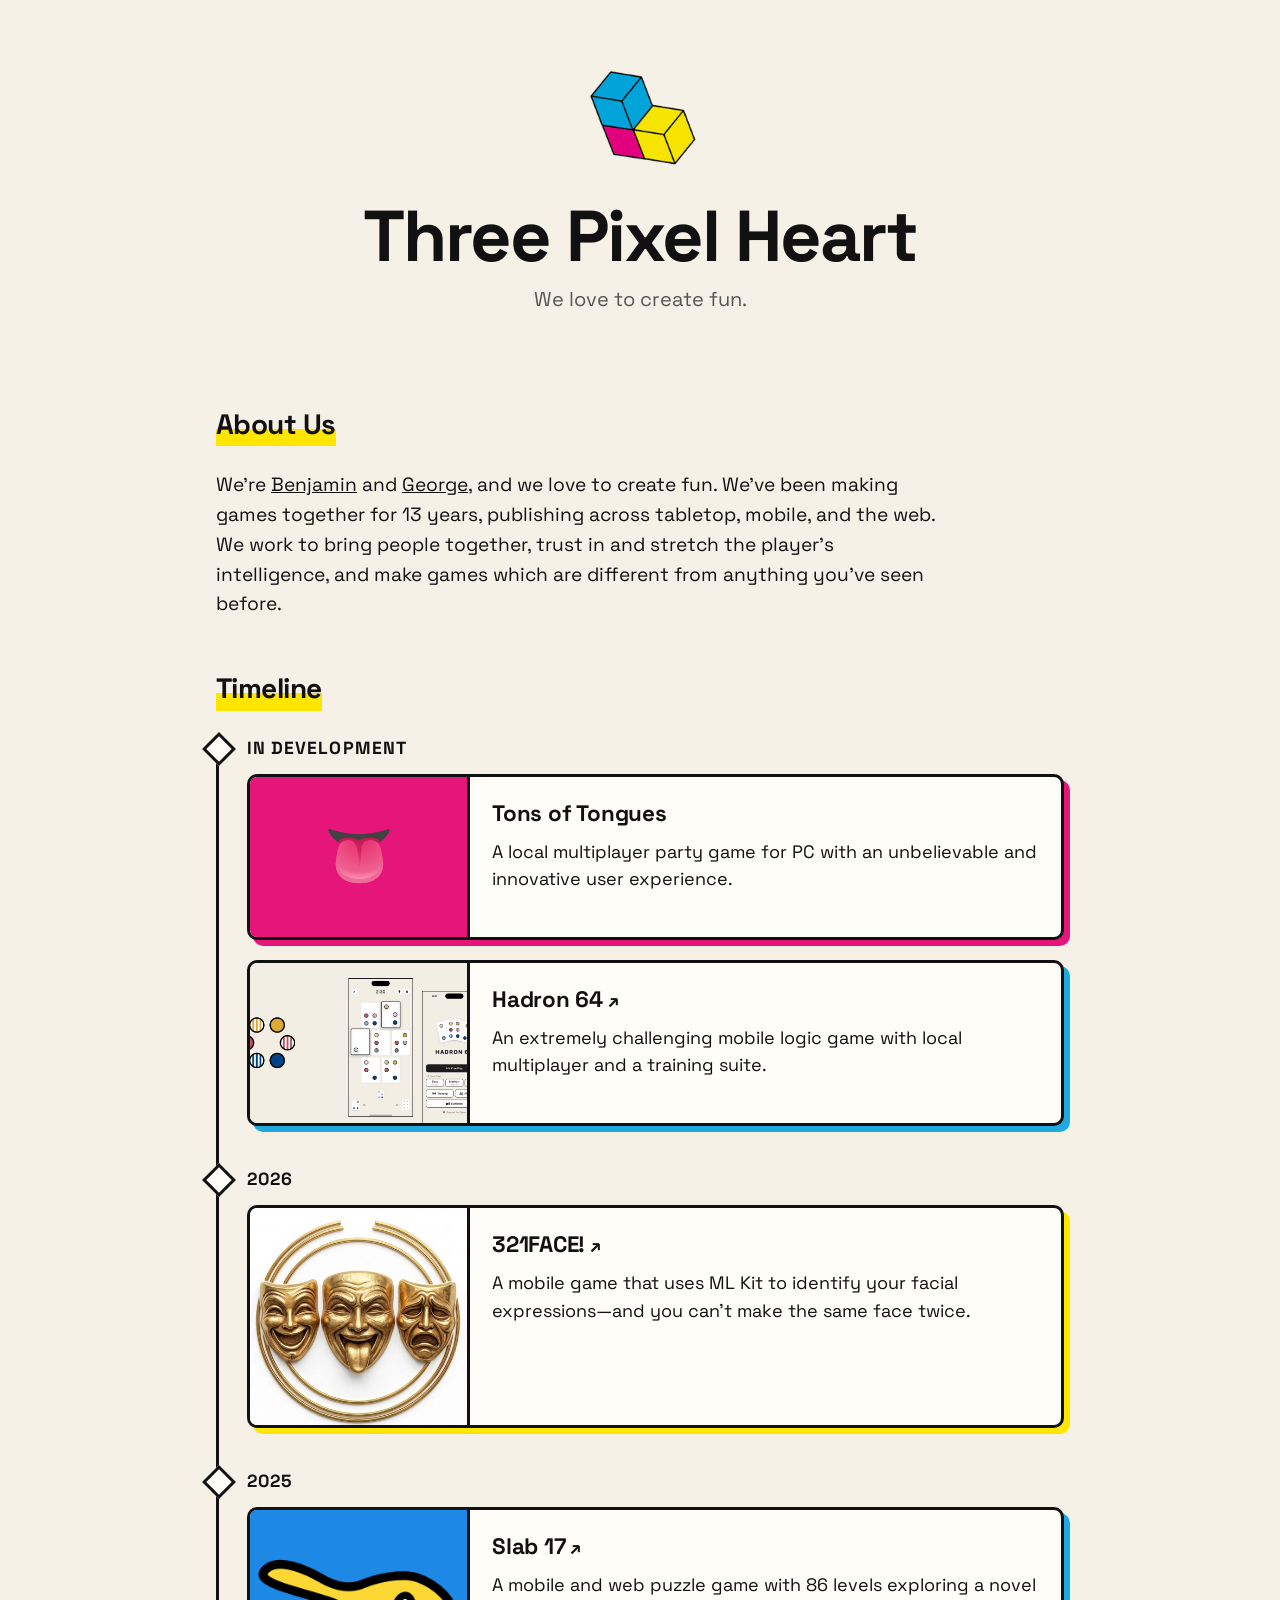
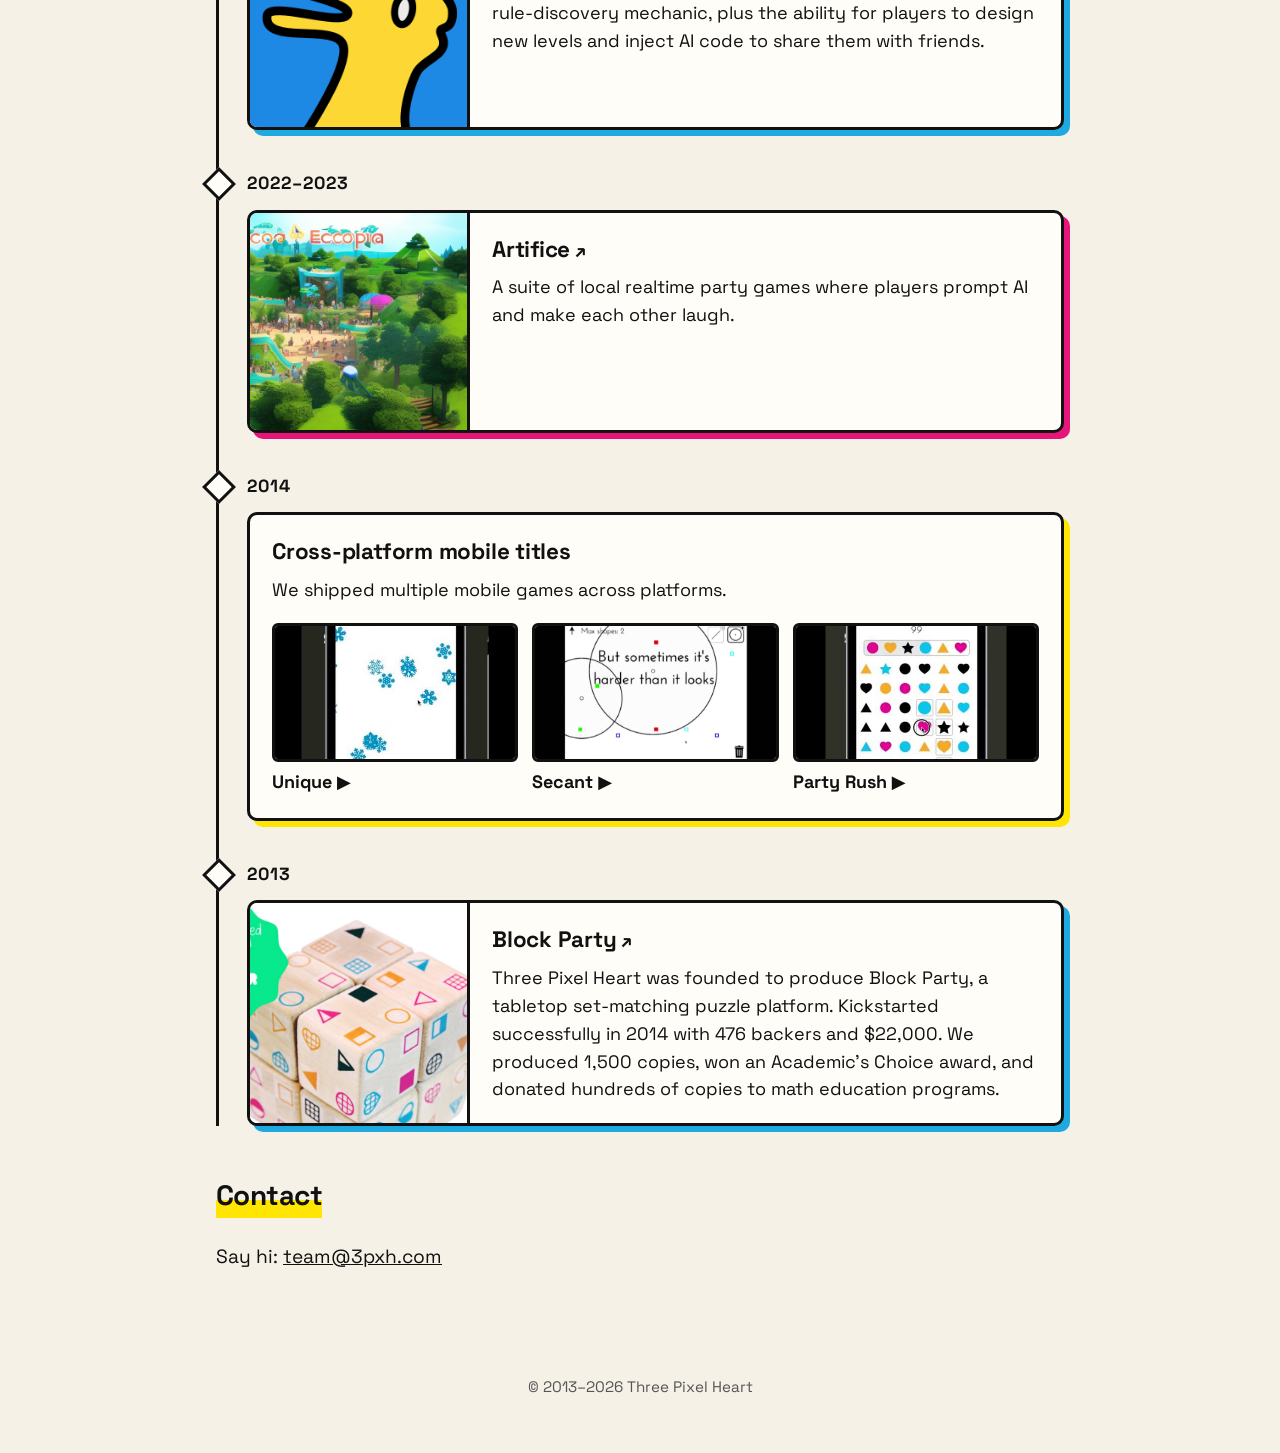
<file: index.html>
<!doctype html>
<html lang="en">
<head>
  <meta charset="utf-8">
  <meta name="viewport" content="width=device-width, initial-scale=1">
  <title>Three Pixel Heart</title>
  <meta name="description" content="Three Pixel Heart is Benjamin and George. We've been making games together for 13 years across tabletop, mobile, and the web.">
  <meta property="og:title" content="Three Pixel Heart">
  <meta property="og:description" content="We love to create fun. Over a dozen titles shipped across tabletop, mobile, and the web.">
  <meta property="og:image" content="images/three-pixel-heart.png">
  <link rel="icon" type="image/png" href="images/three-pixel-heart.png">
  <link rel="preconnect" href="https://fonts.googleapis.com">
  <link rel="preconnect" href="https://fonts.gstatic.com" crossorigin>
  <link href="https://fonts.googleapis.com/css2?family=Space+Grotesk:wght@400;500;700&display=swap" rel="stylesheet">
  <link rel="stylesheet" href="styles.css">
</head>
<body>
  <header class="hero">
    <img class="logo" src="images/three-pixel-heart.png" alt="Three Pixel Heart logo: three stacked cubes in cyan, magenta, and yellow" width="160" height="160">
    <h1>Three Pixel Heart</h1>
    <p class="tagline">We love to create fun.</p>
  </header>

  <main>
    <section class="about" aria-labelledby="about-heading">
      <h2 id="about-heading">About Us</h2>
      <p>
        We're <a href="benjamin.html">Benjamin</a> and <a href="george.html">George</a>, and we love to create fun. We've been making games together for
        13 years, publishing across tabletop, mobile, and the web. We work to
        bring people together, trust in and stretch the player's intelligence, and make games which
        are different from anything you've seen before.
      </p>
    </section>

    <section aria-labelledby="timeline-heading">
      <h2 id="timeline-heading">Timeline</h2>
      <ol class="timeline">

        <li class="era">
          <span class="year">In Development</span>
          <article class="card c-magenta">
            <div class="thumb placeholder tongues" aria-hidden="true"><span>👅</span></div>
            <div class="body">
              <h3>Tons of Tongues</h3>
              <p>A local multiplayer party game for PC with an unbelievable and innovative user experience.</p>
            </div>
          </article>
          <article class="card c-cyan">
            <a class="thumb" href="https://hadron64.com/">
              <img src="images/hadron64.png" alt="Hadron 64 card layout and title screen" loading="lazy">
            </a>
            <div class="body">
              <h3><a href="https://hadron64.com/">Hadron 64</a></h3>
              <p>An extremely challenging mobile logic game with local multiplayer and a training suite.</p>
            </div>
          </article>
        </li>

        <li class="era">
          <span class="year">2026</span>
          <article class="card c-yellow">
            <a class="thumb" href="https://play.google.com/store/apps/details?id=com.anonymous.x321FACE">
              <img src="images/321face-icon.jpg" alt="321FACE icon: three gold theater masks, laughing, sticking out a tongue, and crying" loading="lazy">
            </a>
            <div class="body">
              <h3><a href="https://play.google.com/store/apps/details?id=com.anonymous.x321FACE">321FACE!</a></h3>
              <p>A mobile game that uses ML Kit to identify your facial expressions&mdash;and you can't make the same face twice.</p>
            </div>
          </article>
        </li>

        <li class="era">
          <span class="year">2025</span>
          <article class="card c-cyan">
            <a class="thumb" href="https://slab17.com/">
              <img src="images/slab17-icon.png" alt="Slab 17 icon: a yellow rabbit on blue" loading="lazy">
            </a>
            <div class="body">
              <h3><a href="https://slab17.com/">Slab 17</a></h3>
              <p>A mobile and web puzzle game with 86 levels exploring a novel rule-discovery mechanic, plus the ability for players to design new levels and inject AI code to share them with friends.</p>
            </div>
          </article>
        </li>

        <li class="era">
          <span class="year">2022&ndash;2023</span>
          <article class="card c-magenta">
            <a class="thumb" href="https://artifice.games/">
              <img src="images/artifice.png" alt="An AI-generated theme park scene from Artifice" loading="lazy">
            </a>
            <div class="body">
              <h3><a href="https://artifice.games/">Artifice</a></h3>
              <p>A suite of local realtime party games where players prompt AI and make each other laugh.</p>
            </div>
          </article>
        </li>

        <li class="era">
          <span class="year">2014</span>
          <article class="card c-yellow wide">
            <div class="body">
              <h3>Cross-platform mobile titles</h3>
              <p>We shipped multiple mobile games across platforms.</p>
            </div>
            <ul class="trio">
              <li>
                <a href="https://www.youtube.com/watch?v=Vyv6iZcBUos">
                  <img src="images/unique.jpg" alt="Unique gameplay video thumbnail" loading="lazy">
                  <span>Unique ▶</span>
                </a>
              </li>
              <li>
                <a href="https://www.youtube.com/watch?v=YksqPObCE84">
                  <img src="images/secant.jpg" alt="Secant gameplay video thumbnail" loading="lazy">
                  <span>Secant ▶</span>
                </a>
              </li>
              <li>
                <a href="https://www.youtube.com/watch?v=xUVFbSzMLKg">
                  <img src="images/party-rush.jpg" alt="Party Rush gameplay video thumbnail" loading="lazy">
                  <span>Party Rush ▶</span>
                </a>
              </li>
            </ul>
          </article>
        </li>

        <li class="era">
          <span class="year">2013</span>
          <article class="card c-cyan">
            <a class="thumb" href="https://www.kickstarter.com/projects/404842642/block-party-mind-expanding-fun/">
              <img src="images/block-party.jpg" alt="Block Party tabletop game" loading="lazy">
            </a>
            <div class="body">
              <h3><a href="https://www.kickstarter.com/projects/404842642/block-party-mind-expanding-fun/">Block Party</a></h3>
              <p>Three Pixel Heart was founded to produce Block Party, a tabletop set-matching puzzle platform. Kickstarted successfully in 2014 with 476 backers and $22,000. We produced 1,500 copies, won an Academic's Choice award, and donated hundreds of copies to math education programs.</p>
            </div>
          </article>
        </li>

      </ol>
    </section>

    <section class="about" aria-labelledby="contact-heading">
      <h2 id="contact-heading">Contact</h2>
      <p>Say hi: <span id="email">(enable JavaScript to see our email)</span></p>
    </section>
  </main>

  <script>
    // Decode the address at runtime so it never appears in the HTML source.
    (function () {
      var addr = atob("dGVhbUAzcHhoLmNvbQ==");
      var a = document.createElement("a");
      a.href = "mailto:" + addr;
      a.textContent = addr;
      document.getElementById("email").replaceWith(a);
    })();
  </script>

  <footer>
    <p>&copy; 2013&ndash;2026 Three Pixel Heart</p>
  </footer>
</body>
</html>
</file>
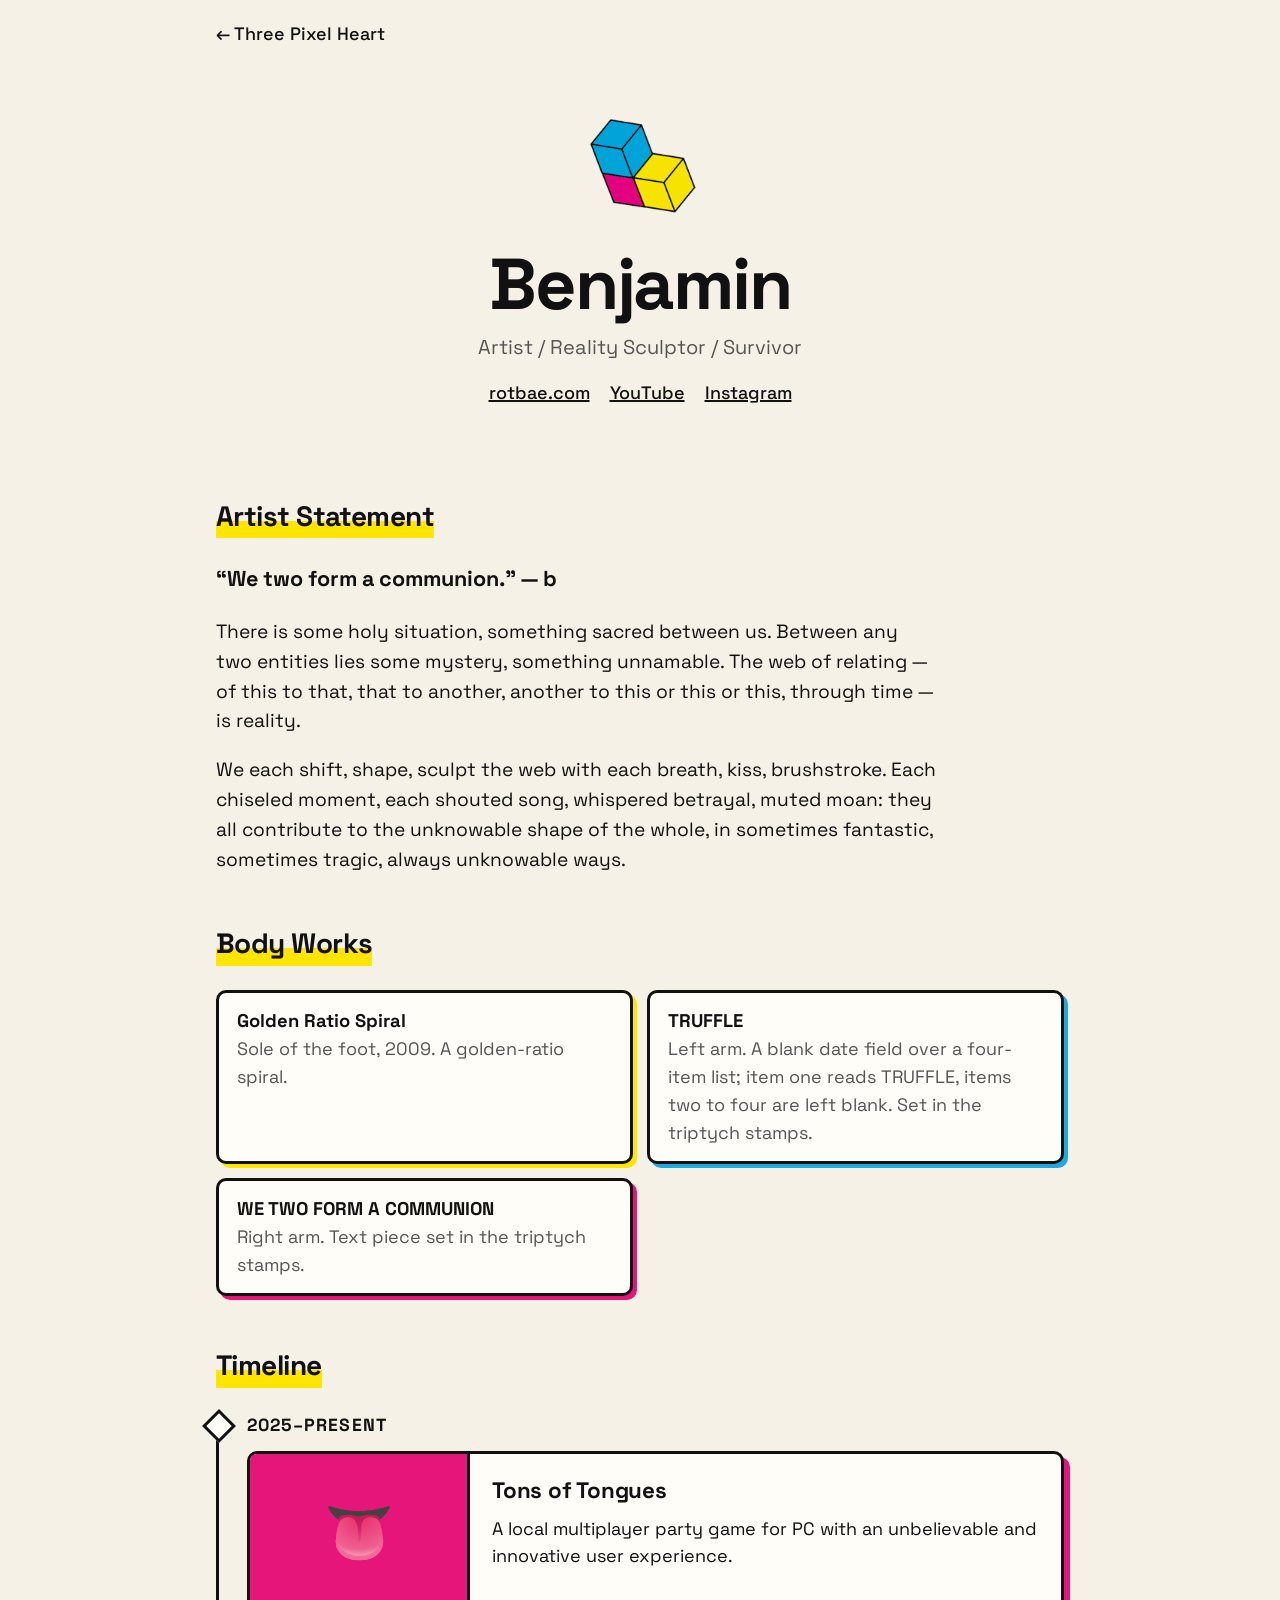
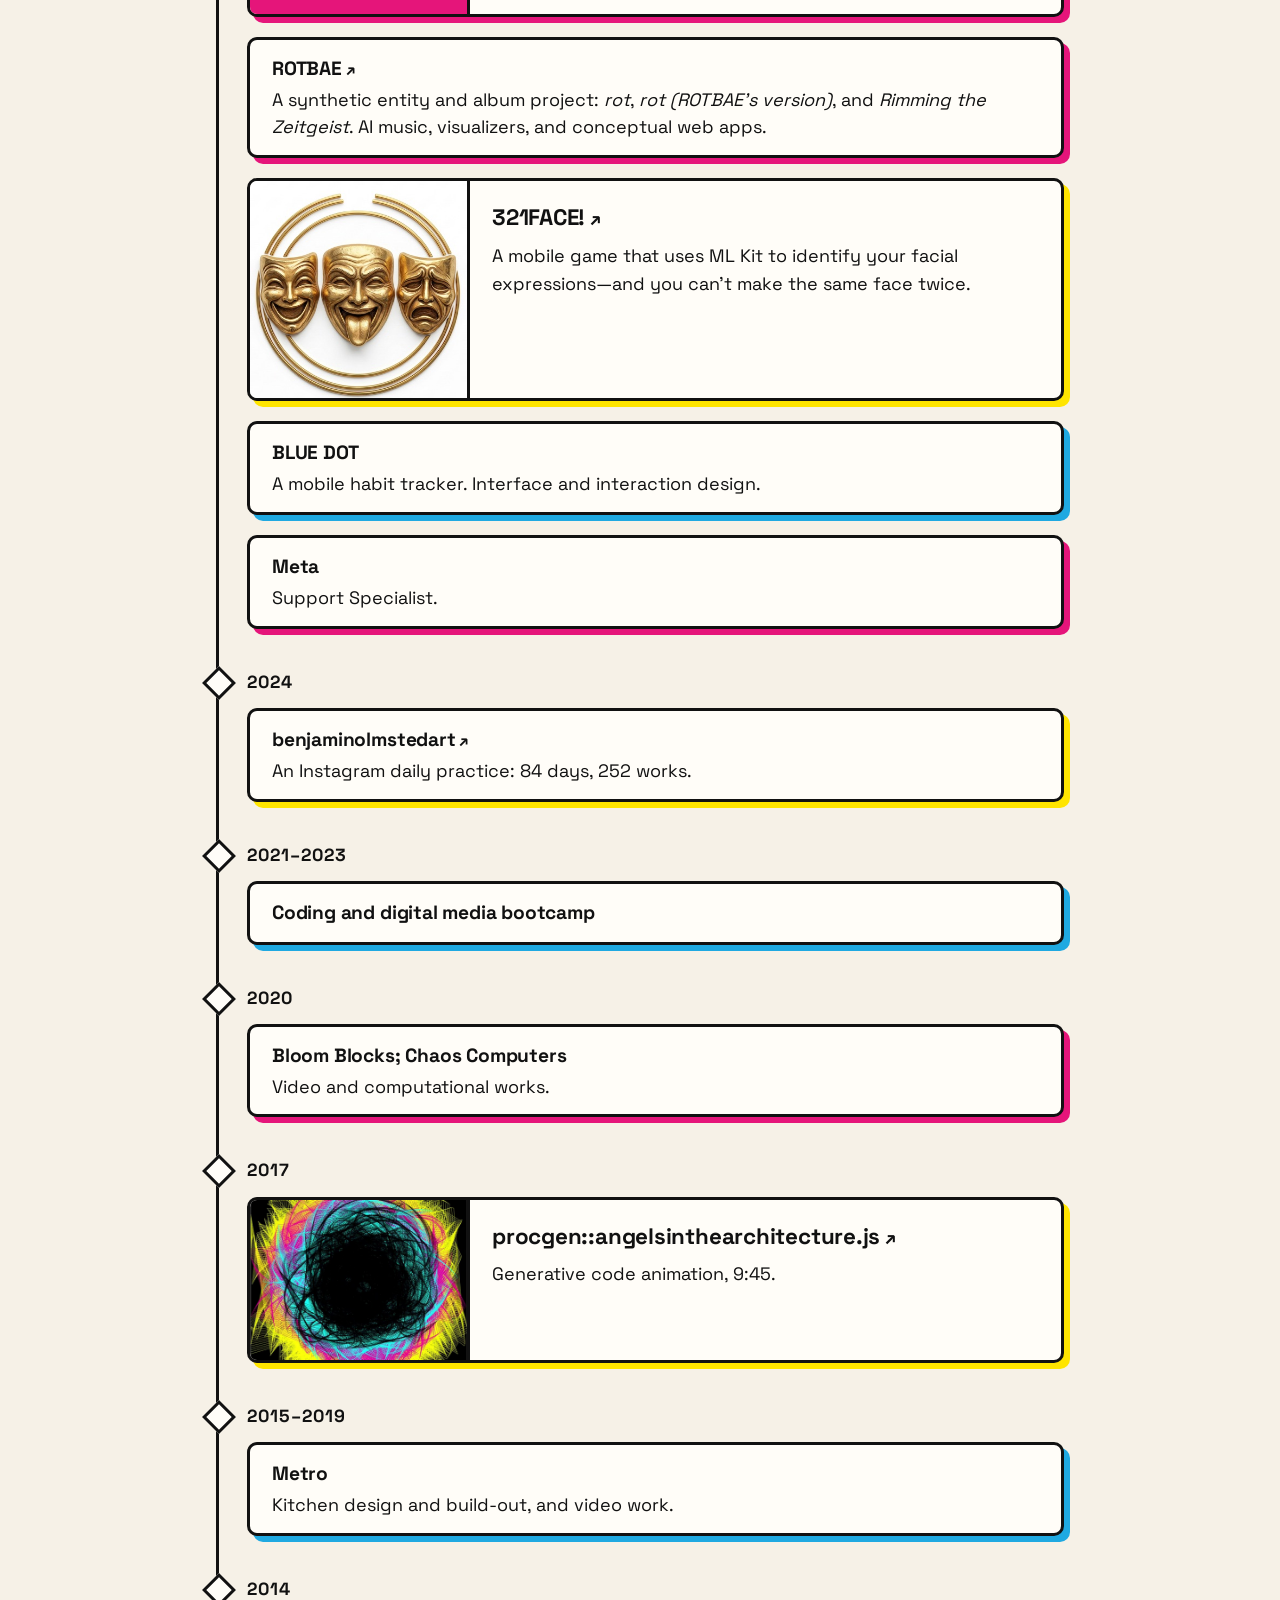
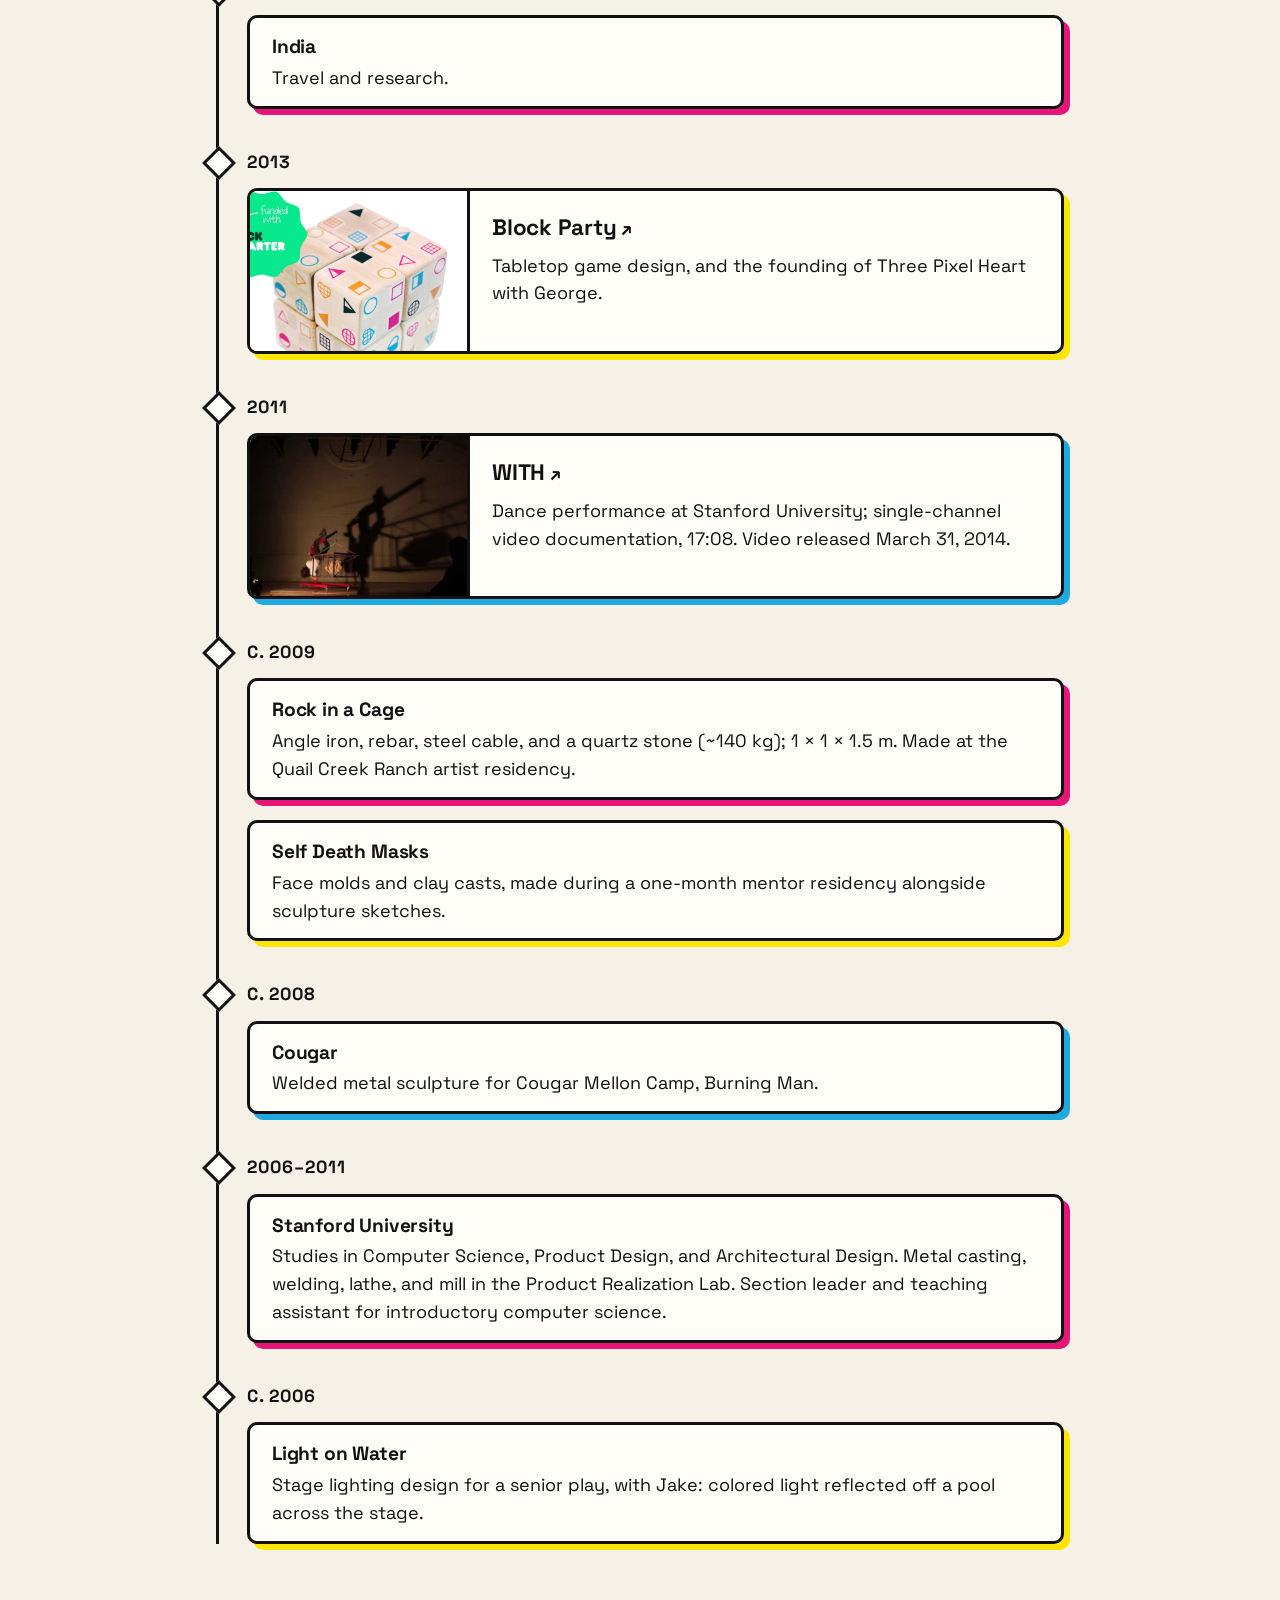
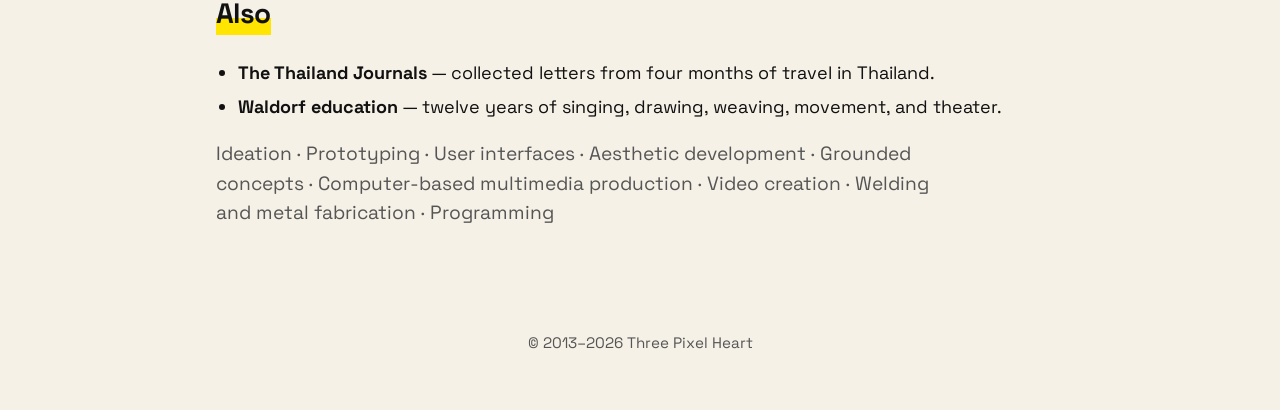
<file: benjamin.html>
<!doctype html>
<html lang="en">
<head>
  <meta charset="utf-8">
  <meta name="viewport" content="width=device-width, initial-scale=1">
  <title>Benjamin &middot; Three Pixel Heart</title>
  <meta name="description" content="Benjamin Olmsted: artist, reality sculptor, survivor.">
  <meta property="og:title" content="Benjamin &middot; Three Pixel Heart">
  <meta property="og:description" content="We two form a communion.">
  <meta property="og:image" content="images/three-pixel-heart.png">
  <link rel="icon" type="image/png" href="images/three-pixel-heart.png">
  <link rel="preconnect" href="https://fonts.googleapis.com">
  <link rel="preconnect" href="https://fonts.gstatic.com" crossorigin>
  <link href="https://fonts.googleapis.com/css2?family=Space+Grotesk:wght@400;500;700&display=swap" rel="stylesheet">
  <link rel="stylesheet" href="styles.css">
</head>
<body>
  <nav class="crumb"><a href="/">&larr; Three Pixel Heart</a></nav>

  <header class="hero">
    <a href="/"><img class="logo" src="images/three-pixel-heart.png" alt="Three Pixel Heart logo: three stacked cubes in cyan, magenta, and yellow" width="160" height="160"></a>
    <h1>Benjamin</h1>
    <p class="tagline">Artist / Reality Sculptor / Survivor</p>
    <p class="links">
      <a href="https://rotbae.com/">rotbae.com</a>
      <a href="https://www.youtube.com/@BenjaminOlmsted">YouTube</a>
      <a href="https://www.instagram.com/benjaminolmstedart/">Instagram</a>
    </p>
  </header>

  <main>
    <section class="about prose" aria-labelledby="about-heading">
      <h2 id="about-heading">Artist Statement</h2>
      <blockquote class="epigraph">&ldquo;We two form a communion.&rdquo; &mdash; b</blockquote>
      <p>
        There is some holy situation, something sacred between us. Between any two entities lies some
        mystery, something unnamable. The web of relating &mdash; of this to that, that to another,
        another to this or this or this, through time &mdash; is reality.
      </p>
      <p>
        We each shift, shape, sculpt the web with each breath, kiss, brushstroke. Each chiseled moment,
        each shouted song, whispered betrayal, muted moan: they all contribute to the unknowable shape of
        the whole, in sometimes fantastic, sometimes tragic, always unknowable ways.
      </p>
    </section>

    <section aria-labelledby="body-heading">
      <h2 id="body-heading">Body Works</h2>
      <ul class="reads">
        <li class="c-yellow"><cite>Golden Ratio Spiral</cite><span>Sole of the foot, 2009. A golden-ratio spiral.</span></li>
        <li class="c-cyan"><cite>TRUFFLE</cite><span>Left arm. A blank date field over a four-item list; item one reads TRUFFLE, items two to four are left blank. Set in the triptych stamps.</span></li>
        <li class="c-magenta"><cite>WE TWO FORM A COMMUNION</cite><span>Right arm. Text piece set in the triptych stamps.</span></li>
      </ul>
    </section>

    <section aria-labelledby="timeline-heading">
      <h2 id="timeline-heading">Timeline</h2>
      <ol class="timeline">

        <li class="era">
          <span class="year">2025&ndash;present</span>
          <article class="card c-magenta">
            <div class="thumb placeholder tongues" aria-hidden="true"><span>👅</span></div>
            <div class="body">
              <h3>Tons of Tongues</h3>
              <p>A local multiplayer party game for PC with an unbelievable and innovative user experience.</p>
            </div>
          </article>
          <article class="card mini c-magenta">
            <div class="body">
              <h3><a href="https://rotbae.com/">ROTBAE</a></h3>
              <p>A synthetic entity and album project: <em>rot</em>, <em>rot (ROTBAE's version)</em>, and <em>Rimming the Zeitgeist</em>. AI music, visualizers, and conceptual web apps.</p>
            </div>
          </article>
          <article class="card c-yellow">
            <a class="thumb" href="https://play.google.com/store/apps/details?id=com.anonymous.x321FACE">
              <img src="images/321face-icon.jpg" alt="321FACE icon: three gold theater masks, laughing, sticking out a tongue, and crying" loading="lazy">
            </a>
            <div class="body">
              <h3><a href="https://play.google.com/store/apps/details?id=com.anonymous.x321FACE">321FACE!</a></h3>
              <p>A mobile game that uses ML Kit to identify your facial expressions&mdash;and you can't make the same face twice.</p>
            </div>
          </article>
          <article class="card mini c-cyan">
            <div class="body">
              <h3>BLUE DOT</h3>
              <p>A mobile habit tracker. Interface and interaction design.</p>
            </div>
          </article>
          <article class="card mini c-magenta">
            <div class="body">
              <h3>Meta</h3>
              <p>Support Specialist.</p>
            </div>
          </article>
        </li>

        <li class="era">
          <span class="year">2024</span>
          <article class="card mini c-yellow">
            <div class="body">
              <h3><a href="https://www.instagram.com/benjaminolmstedart/">benjaminolmstedart</a></h3>
              <p>An Instagram daily practice: 84 days, 252 works.</p>
            </div>
          </article>
        </li>

        <li class="era">
          <span class="year">2021&ndash;2023</span>
          <article class="card mini c-cyan">
            <div class="body">
              <h3>Coding and digital media bootcamp</h3>
            </div>
          </article>
        </li>

        <li class="era">
          <span class="year">2020</span>
          <article class="card mini c-magenta">
            <div class="body">
              <h3>Bloom Blocks; Chaos Computers</h3>
              <p>Video and computational works.</p>
            </div>
          </article>
        </li>

        <li class="era">
          <span class="year">2017</span>
          <article class="card c-yellow">
            <a class="thumb" href="https://www.youtube.com/watch?v=sQ6_Qjopdhw">
              <img src="images/procgen.jpg" alt="Generative line drawing: tangled cyan, magenta, and yellow strokes spiraling around a black center" loading="lazy">
            </a>
            <div class="body">
              <h3><a href="https://www.youtube.com/watch?v=sQ6_Qjopdhw">procgen::angelsinthearchitecture.js</a></h3>
              <p>Generative code animation, 9:45.</p>
            </div>
          </article>
        </li>

        <li class="era">
          <span class="year">2015&ndash;2019</span>
          <article class="card mini c-cyan">
            <div class="body">
              <h3>Metro</h3>
              <p>Kitchen design and build-out, and video work.</p>
            </div>
          </article>
        </li>

        <li class="era">
          <span class="year">2014</span>
          <article class="card mini c-magenta">
            <div class="body">
              <h3>India</h3>
              <p>Travel and research.</p>
            </div>
          </article>
        </li>

        <li class="era">
          <span class="year">2013</span>
          <article class="card c-yellow">
            <a class="thumb" href="/">
              <img src="images/block-party.jpg" alt="Block Party tabletop game" loading="lazy">
            </a>
            <div class="body">
              <h3><a href="/">Block Party</a></h3>
              <p>Tabletop game design, and the founding of Three Pixel Heart with George.</p>
            </div>
          </article>
        </li>

        <li class="era">
          <span class="year">2011</span>
          <article class="card c-cyan">
            <a class="thumb" href="https://www.youtube.com/watch?v=tOBKuZaXcIE">
              <img src="images/with.jpg" alt="A dancer hangs upside down from a steel cage on a red base, casting a large shadow across the wall" loading="lazy">
            </a>
            <div class="body">
              <h3><a href="https://www.youtube.com/watch?v=tOBKuZaXcIE">WITH</a></h3>
              <p>Dance performance at Stanford University; single-channel video documentation, 17:08. Video released March 31, 2014.</p>
            </div>
          </article>
        </li>

        <li class="era">
          <span class="year">c. 2009</span>
          <article class="card mini c-magenta">
            <div class="body">
              <h3>Rock in a Cage</h3>
              <p>Angle iron, rebar, steel cable, and a quartz stone (~140 kg); 1 &times; 1 &times; 1.5 m. Made at the Quail Creek Ranch artist residency.</p>
            </div>
          </article>
          <article class="card mini c-yellow">
            <div class="body">
              <h3>Self Death Masks</h3>
              <p>Face molds and clay casts, made during a one-month mentor residency alongside sculpture sketches.</p>
            </div>
          </article>
        </li>

        <li class="era">
          <span class="year">c. 2008</span>
          <article class="card mini c-cyan">
            <div class="body">
              <h3>Cougar</h3>
              <p>Welded metal sculpture for Cougar Mellon Camp, Burning Man.</p>
            </div>
          </article>
        </li>

        <li class="era">
          <span class="year">2006&ndash;2011</span>
          <article class="card mini c-magenta">
            <div class="body">
              <h3>Stanford University</h3>
              <p>Studies in Computer Science, Product Design, and Architectural Design. Metal casting, welding, lathe, and mill in the Product Realization Lab. Section leader and teaching assistant for introductory computer science.</p>
            </div>
          </article>
        </li>

        <li class="era">
          <span class="year">c. 2006</span>
          <article class="card mini c-yellow">
            <div class="body">
              <h3>Light on Water</h3>
              <p>Stage lighting design for a senior play, with Jake: colored light reflected off a pool across the stage.</p>
            </div>
          </article>
        </li>

      </ol>
    </section>

    <section class="about prose" aria-labelledby="more-heading">
      <h2 id="more-heading">Also</h2>
      <ul class="plain">
        <li><strong>The Thailand Journals</strong> &mdash; collected letters from four months of travel in Thailand.</li>
        <li><strong>Waldorf education</strong> &mdash; twelve years of singing, drawing, weaving, movement, and theater.</li>
      </ul>
      <p class="skills">
        Ideation &middot; Prototyping &middot; User interfaces &middot; Aesthetic development &middot;
        Grounded concepts &middot; Computer-based multimedia production &middot; Video creation &middot;
        Welding and metal fabrication &middot; Programming
      </p>
    </section>
  </main>

  <footer>
    <p>&copy; 2013&ndash;2026 Three Pixel Heart</p>
  </footer>
</body>
</html>
</file>
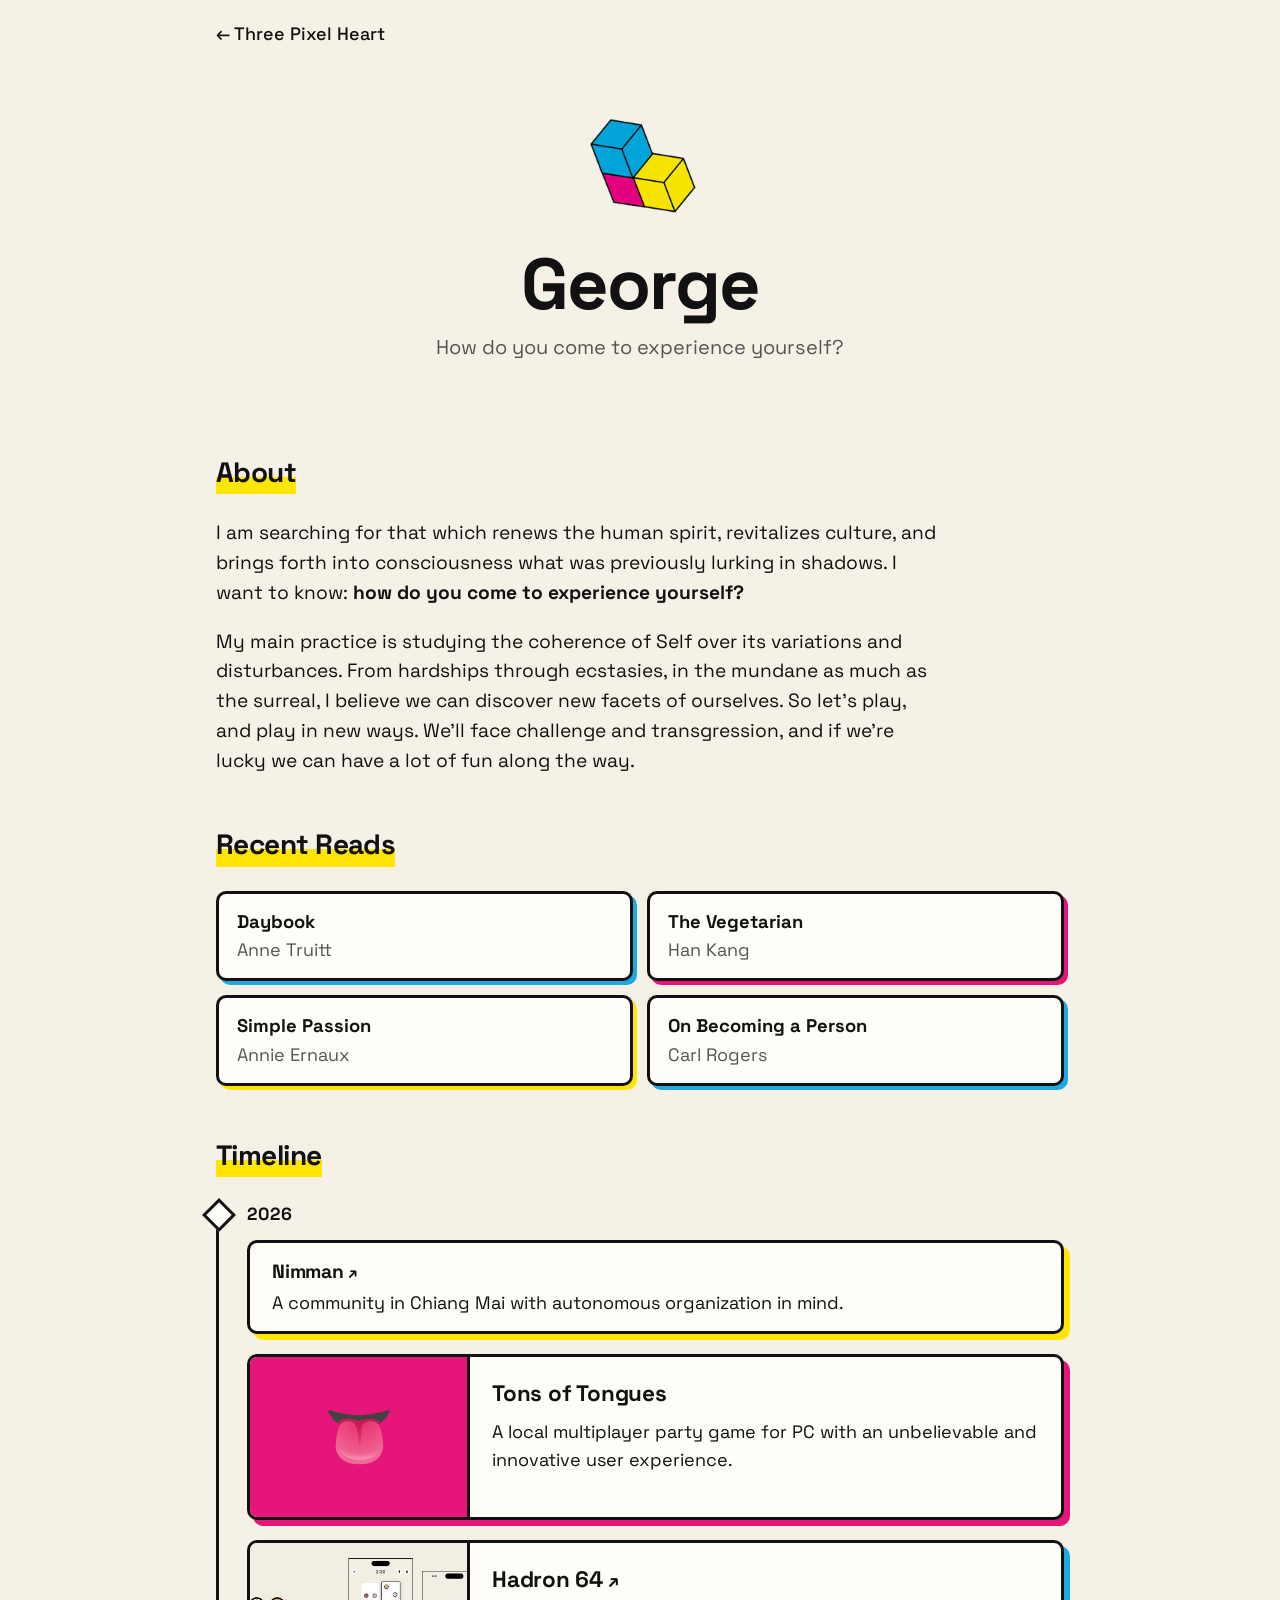
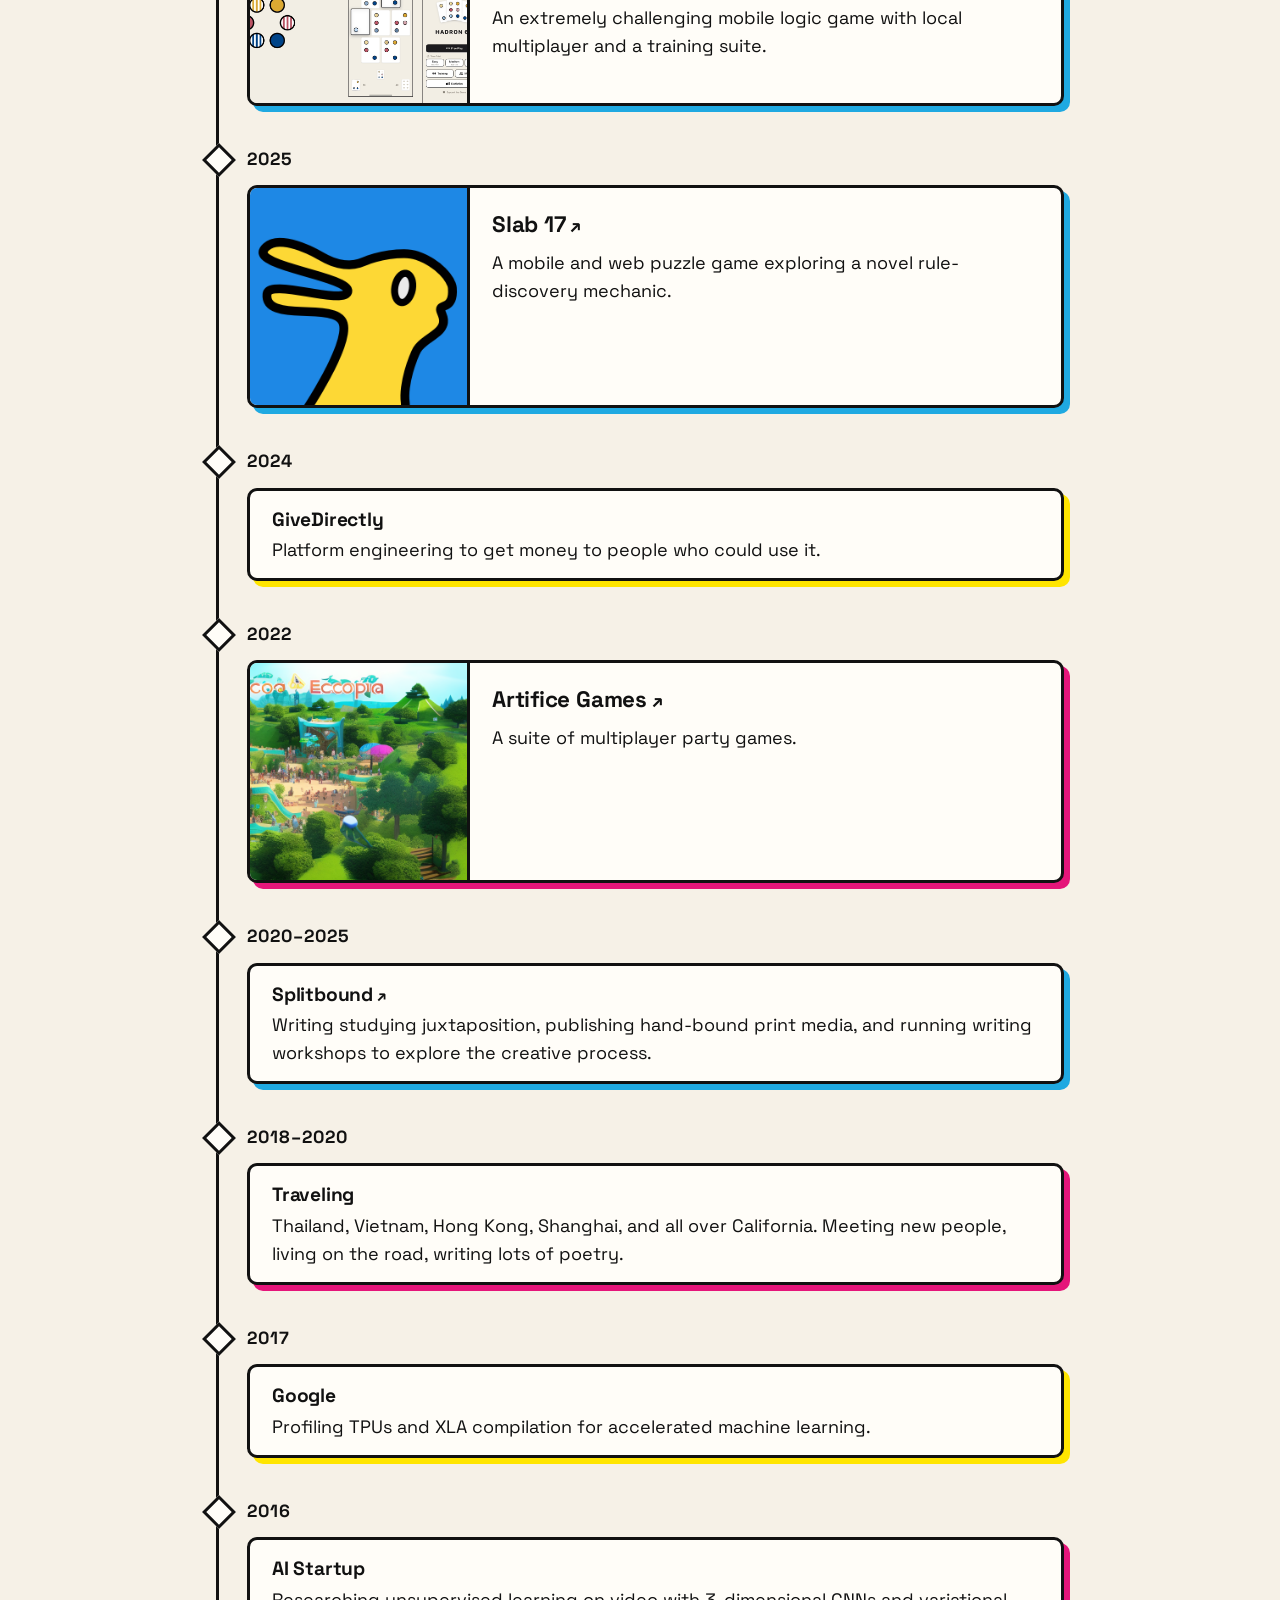
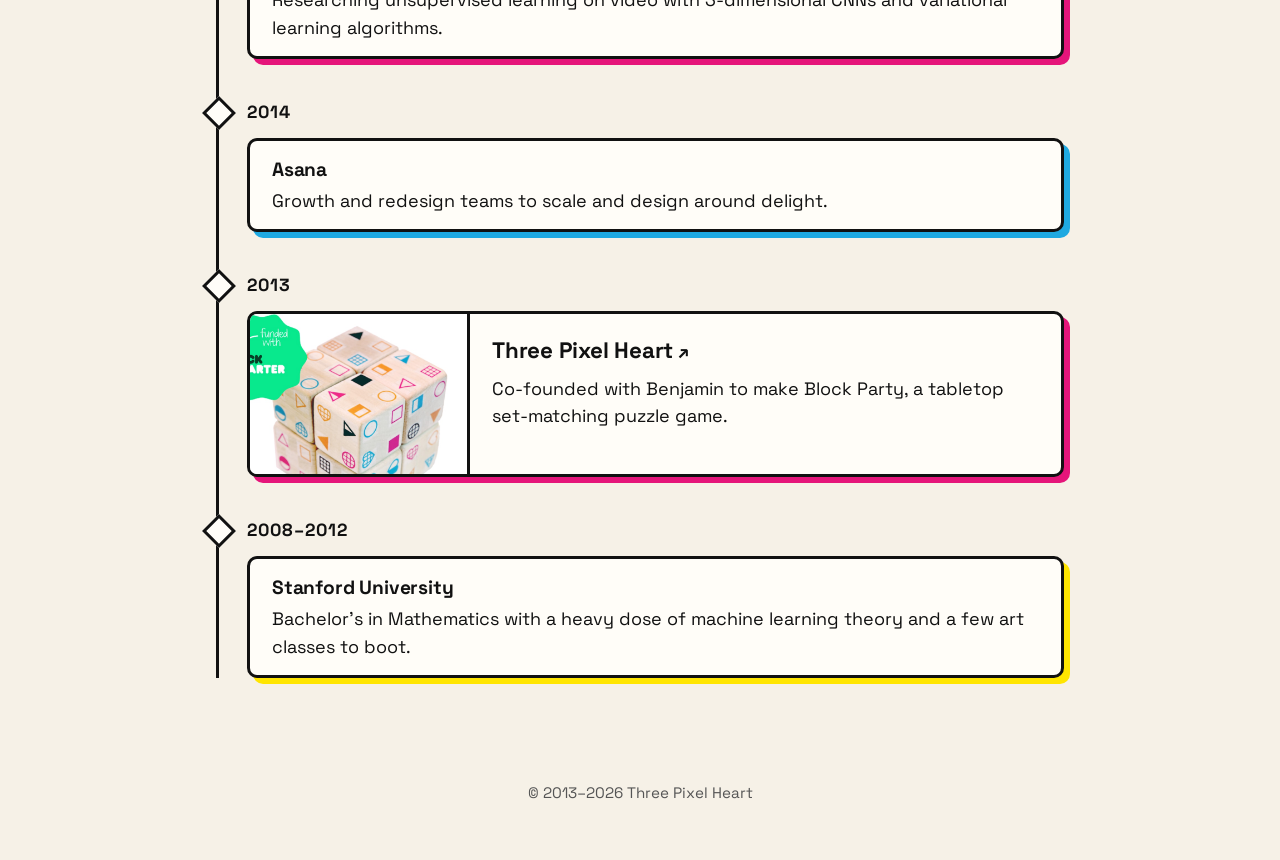
<file: george.html>
<!doctype html>
<html lang="en">
<head>
  <meta charset="utf-8">
  <meta name="viewport" content="width=device-width, initial-scale=1">
  <title>George &middot; Three Pixel Heart</title>
  <meta name="description" content="George is searching for that which renews the human spirit, revitalizes culture, and brings forth into consciousness what was previously lurking in shadows.">
  <meta property="og:title" content="George &middot; Three Pixel Heart">
  <meta property="og:description" content="How do you come to experience yourself?">
  <meta property="og:image" content="images/three-pixel-heart.png">
  <link rel="icon" type="image/png" href="images/three-pixel-heart.png">
  <link rel="preconnect" href="https://fonts.googleapis.com">
  <link rel="preconnect" href="https://fonts.gstatic.com" crossorigin>
  <link href="https://fonts.googleapis.com/css2?family=Space+Grotesk:wght@400;500;700&display=swap" rel="stylesheet">
  <link rel="stylesheet" href="styles.css">
</head>
<body>
  <nav class="crumb"><a href="/">&larr; Three Pixel Heart</a></nav>

  <header class="hero">
    <a href="/"><img class="logo" src="images/three-pixel-heart.png" alt="Three Pixel Heart logo: three stacked cubes in cyan, magenta, and yellow" width="160" height="160"></a>
    <h1>George</h1>
    <p class="tagline">How do you come to experience yourself?</p>
  </header>

  <main>
    <section class="about prose" aria-labelledby="about-heading">
      <h2 id="about-heading">About</h2>
      <p>
        I am searching for that which renews the human spirit, revitalizes culture, and brings forth
        into consciousness what was previously lurking in shadows. I want to know:
        <strong>how do you come to experience yourself?</strong>
      </p>
      <p>
        My main practice is studying the coherence of Self over its variations and disturbances. From
        hardships through ecstasies, in the mundane as much as the surreal, I believe we can discover
        new facets of ourselves. So let's play, and play in new ways. We'll face challenge and
        transgression, and if we're lucky we can have a lot of fun along the way.
      </p>
    </section>

    <section aria-labelledby="reads-heading">
      <h2 id="reads-heading">Recent Reads</h2>
      <ul class="reads">
        <li class="c-cyan"><cite>Daybook</cite><span>Anne Truitt</span></li>
        <li class="c-magenta"><cite>The Vegetarian</cite><span>Han Kang</span></li>
        <li class="c-yellow"><cite>Simple Passion</cite><span>Annie Ernaux</span></li>
        <li class="c-cyan"><cite>On Becoming a Person</cite><span>Carl Rogers</span></li>
      </ul>
    </section>

    <section aria-labelledby="timeline-heading">
      <h2 id="timeline-heading">Timeline</h2>
      <ol class="timeline">

        <li class="era">
          <span class="year">2026</span>
          <article class="card mini c-yellow">
            <div class="body">
              <h3><a href="https://nimman.org/">Nimman</a></h3>
              <p>A community in Chiang Mai with autonomous organization in mind.</p>
            </div>
          </article>
          <article class="card c-magenta">
            <div class="thumb placeholder tongues" aria-hidden="true"><span>👅</span></div>
            <div class="body">
              <h3>Tons of Tongues</h3>
              <p>A local multiplayer party game for PC with an unbelievable and innovative user experience.</p>
            </div>
          </article>
          <article class="card c-cyan">
            <a class="thumb" href="https://hadron64.com/">
              <img src="images/hadron64.png" alt="Hadron 64 card layout and title screen" loading="lazy">
            </a>
            <div class="body">
              <h3><a href="https://hadron64.com/">Hadron 64</a></h3>
              <p>An extremely challenging mobile logic game with local multiplayer and a training suite.</p>
            </div>
          </article>
        </li>

        <li class="era">
          <span class="year">2025</span>
          <article class="card c-cyan">
            <a class="thumb" href="https://slab17.com/">
              <img src="images/slab17-icon.png" alt="Slab 17 icon: a yellow rabbit on blue" loading="lazy">
            </a>
            <div class="body">
              <h3><a href="https://slab17.com/">Slab 17</a></h3>
              <p>A mobile and web puzzle game exploring a novel rule-discovery mechanic.</p>
            </div>
          </article>
        </li>

        <li class="era">
          <span class="year">2024</span>
          <article class="card mini c-yellow">
            <div class="body">
              <h3>GiveDirectly</h3>
              <p>Platform engineering to get money to people who could use it.</p>
            </div>
          </article>
        </li>

        <li class="era">
          <span class="year">2022</span>
          <article class="card c-magenta">
            <a class="thumb" href="https://artifice.games/">
              <img src="images/artifice.png" alt="An AI-generated theme park scene from Artifice" loading="lazy">
            </a>
            <div class="body">
              <h3><a href="https://artifice.games/">Artifice Games</a></h3>
              <p>A suite of multiplayer party games.</p>
            </div>
          </article>
        </li>

        <li class="era">
          <span class="year">2020&ndash;2025</span>
          <article class="card mini c-cyan">
            <div class="body">
              <h3><a href="https://www.splitbound.com/">Splitbound</a></h3>
              <p>Writing studying juxtaposition, publishing hand-bound print media, and running writing workshops to explore the creative process.</p>
            </div>
          </article>
        </li>

        <li class="era">
          <span class="year">2018&ndash;2020</span>
          <article class="card mini c-magenta">
            <div class="body">
              <h3>Traveling</h3>
              <p>Thailand, Vietnam, Hong Kong, Shanghai, and all over California. Meeting new people, living on the road, writing lots of poetry.</p>
            </div>
          </article>
        </li>

        <li class="era">
          <span class="year">2017</span>
          <article class="card mini c-yellow">
            <div class="body">
              <h3>Google</h3>
              <p>Profiling TPUs and XLA compilation for accelerated machine learning.</p>
            </div>
          </article>
        </li>

        <li class="era">
          <span class="year">2016</span>
          <article class="card mini c-magenta">
            <div class="body">
              <h3>AI Startup</h3>
              <p>Researching unsupervised learning on video with 3-dimensional CNNs and variational learning algorithms.</p>
            </div>
          </article>
        </li>

        <li class="era">
          <span class="year">2014</span>
          <article class="card mini c-cyan">
            <div class="body">
              <h3>Asana</h3>
              <p>Growth and redesign teams to scale and design around delight.</p>
            </div>
          </article>
        </li>

        <li class="era">
          <span class="year">2013</span>
          <article class="card c-magenta">
            <a class="thumb" href="/">
              <img src="images/block-party.jpg" alt="Block Party tabletop game" loading="lazy">
            </a>
            <div class="body">
              <h3><a href="/">Three Pixel Heart</a></h3>
              <p>Co-founded with Benjamin to make Block Party, a tabletop set-matching puzzle game.</p>
            </div>
          </article>
        </li>

        <li class="era">
          <span class="year">2008&ndash;2012</span>
          <article class="card mini c-yellow">
            <div class="body">
              <h3>Stanford University</h3>
              <p>Bachelor's in Mathematics with a heavy dose of machine learning theory and a few art classes to boot.</p>
            </div>
          </article>
        </li>

      </ol>
    </section>
  </main>

  <footer>
    <p>&copy; 2013&ndash;2026 Three Pixel Heart</p>
  </footer>
</body>
</html>
</file>
<file: styles.css>
:root {
  --cyan: #1fa9e1;
  --magenta: #e5157a;
  --yellow: #ffe500;
  --ink: #111;
  --paper: #f6f1e7;
  --card: #fffdf8;
  --muted: #555;
  --border: 3px solid var(--ink);
  --shadow: 6px;
}

* { box-sizing: border-box; }

html { -webkit-text-size-adjust: 100%; }

body {
  margin: 0;
  font-family: "Space Grotesk", system-ui, -apple-system, sans-serif;
  font-size: 18px;
  line-height: 1.55;
  color: var(--ink);
  background: var(--paper);
}

a { color: inherit; }

img { display: block; max-width: 100%; }

/* Hero */

.hero {
  text-align: center;
  padding: 64px 16px 40px;
}

.logo {
  width: 120px;
  height: auto;
  margin: 0 auto 16px;
  mix-blend-mode: multiply;
}

h1 {
  margin: 0;
  font-size: clamp(2.4rem, 8vw, 4.5rem);
  line-height: 1;
  letter-spacing: -0.03em;
}

.tagline {
  margin: 12px 0 0;
  font-size: 1.25rem;
  color: var(--muted);
}

/* Layout */

main {
  max-width: 880px;
  margin: 0 auto;
  padding: 0 16px 64px;
}

h2 {
  display: inline-block;
  margin: 48px 0 24px;
  font-size: 1.75rem;
  letter-spacing: -0.02em;
  background: linear-gradient(transparent 60%, var(--yellow) 60%);
}

.about p {
  margin: 0;
  font-size: 1.2rem;
  max-width: 60ch;
}

/* Timeline */

.timeline {
  list-style: none;
  margin: 0;
  padding: 0 0 0 28px;
  border-left: var(--border);
}

.era {
  position: relative;
  padding-bottom: 40px;
}

.era:last-child { padding-bottom: 0; }

.era::before {
  content: "";
  position: absolute;
  left: -40px;
  top: 2px;
  width: 18px;
  height: 18px;
  background: var(--card);
  border: var(--border);
  transform: rotate(45deg);
}

.year {
  display: block;
  margin-bottom: 12px;
  font-weight: 700;
  font-size: 1.1rem;
  text-transform: uppercase;
  letter-spacing: 0.06em;
}

.card {
  display: grid;
  grid-template-columns: 220px 1fr;
  margin-bottom: 20px;
  background: var(--card);
  border: var(--border);
  border-radius: 10px;
  overflow: hidden;
  box-shadow: var(--shadow) var(--shadow) 0 var(--accent);
}

.card:last-child { margin-bottom: 0; }

.c-cyan { --accent: var(--cyan); }
.c-magenta { --accent: var(--magenta); }
.c-yellow { --accent: var(--yellow); }

.thumb {
  border-right: var(--border);
  background: var(--accent);
  min-height: 160px;
}

.thumb img {
  width: 100%;
  height: 100%;
  object-fit: cover;
  transition: transform 0.2s ease;
}

a.thumb:hover img { transform: scale(1.04); }

.placeholder {
  display: flex;
  align-items: center;
  justify-content: center;
  gap: 4px;
  font-size: 3.5rem;
}

.face { font-size: 2.4rem; }

.body { padding: 20px 22px; }

.body h3 {
  margin: 0 0 6px;
  font-size: 1.4rem;
  letter-spacing: -0.01em;
}

.body h3 a { text-decoration: none; }

.body h3 a::after { content: " ↗"; font-size: 0.8em; }

.body h3 a:hover { text-decoration: underline; text-decoration-thickness: 3px; }

.body p { margin: 0; }

/* Mobile titles card */

.card.wide { display: block; }

.trio {
  list-style: none;
  margin: 0;
  padding: 0 22px 22px;
  display: grid;
  grid-template-columns: repeat(3, 1fr);
  gap: 14px;
}

.trio a {
  display: block;
  text-decoration: none;
  font-weight: 700;
}

.trio img {
  aspect-ratio: 16 / 9;
  object-fit: cover;
  width: 100%;
  border: var(--border);
  border-radius: 6px;
  margin-bottom: 6px;
}

.trio a:hover span { text-decoration: underline; }

/* Person page */

.crumb {
  max-width: 880px;
  margin: 0 auto;
  padding: 20px 16px 0;
  font-weight: 500;
}

.crumb a { text-decoration: none; }

.crumb a:hover { text-decoration: underline; }

.about.prose p + p { margin-top: 1em; }

.reads {
  list-style: none;
  margin: 0;
  padding: 0;
  display: grid;
  grid-template-columns: repeat(2, 1fr);
  gap: 14px;
}

.reads li {
  padding: 14px 18px;
  background: var(--card);
  border: var(--border);
  border-radius: 10px;
  box-shadow: 4px 4px 0 var(--accent);
}

.reads cite {
  display: block;
  font-style: normal;
  font-weight: 700;
  font-size: 1.15rem;
}

.reads span { color: var(--muted); }

.card.mini { display: block; }

.card.mini .body { padding: 14px 22px; }

.card.mini h3 { margin: 0; font-size: 1.2rem; }

.card.mini p { margin-top: 2px; }

.links {
  display: flex;
  justify-content: center;
  flex-wrap: wrap;
  gap: 8px 20px;
  margin: 16px 0 0;
  font-weight: 500;
}

.links a { text-decoration-thickness: 2px; }

.epigraph {
  margin: 0 0 1em;
  font-size: 1.35rem;
  font-weight: 700;
}

.plain { margin: 0 0 1em; padding-left: 1.2em; }

.plain li + li { margin-top: 6px; }

.about .skills { color: var(--muted); }

/* Footer */

footer {
  text-align: center;
  padding: 24px 16px 40px;
  color: var(--muted);
  font-size: 0.95rem;
}

@media (max-width: 640px) {
  body { font-size: 17px; }

  .timeline { padding-left: 20px; }

  .era::before { left: -32px; }

  .card { grid-template-columns: 1fr; }

  .thumb {
    border-right: 0;
    border-bottom: var(--border);
    aspect-ratio: 16 / 9;
    min-height: 0;
  }

  .trio { grid-template-columns: 1fr; }

  .reads { grid-template-columns: 1fr; }
}
</file>
